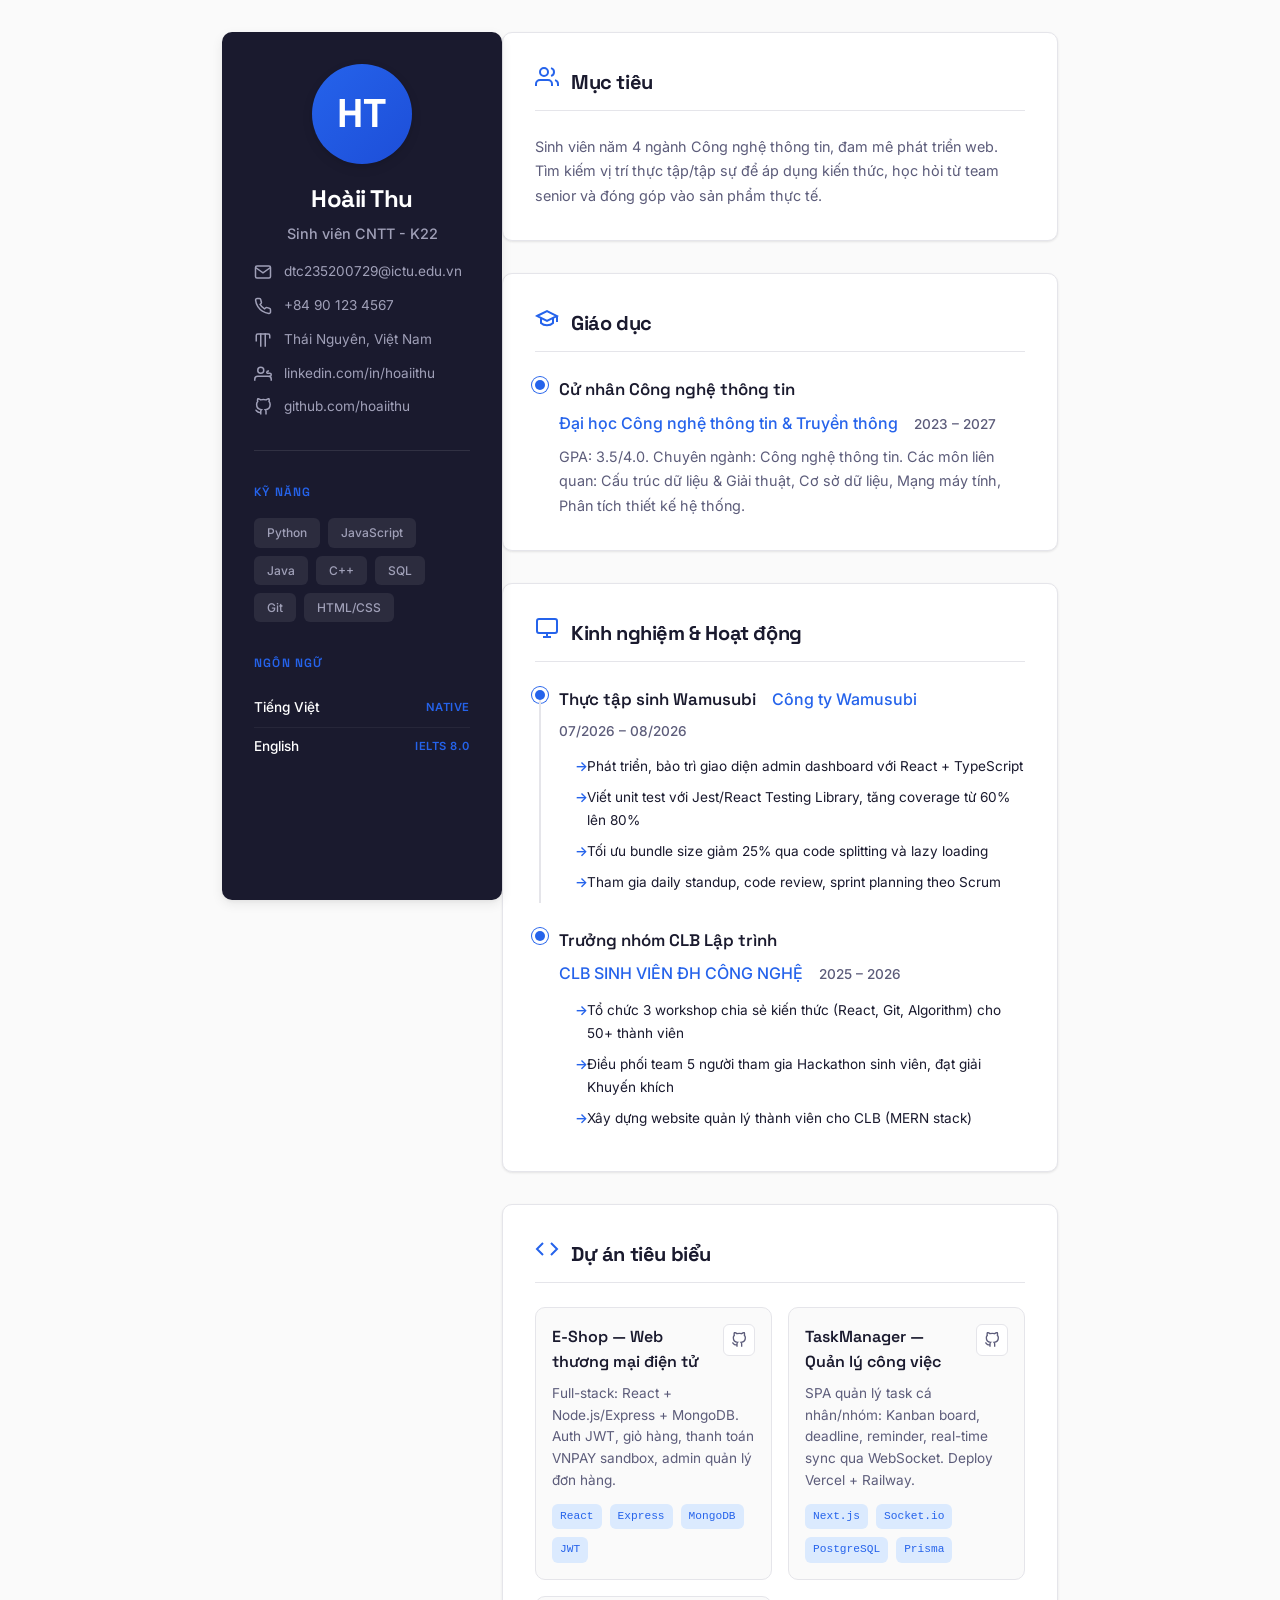
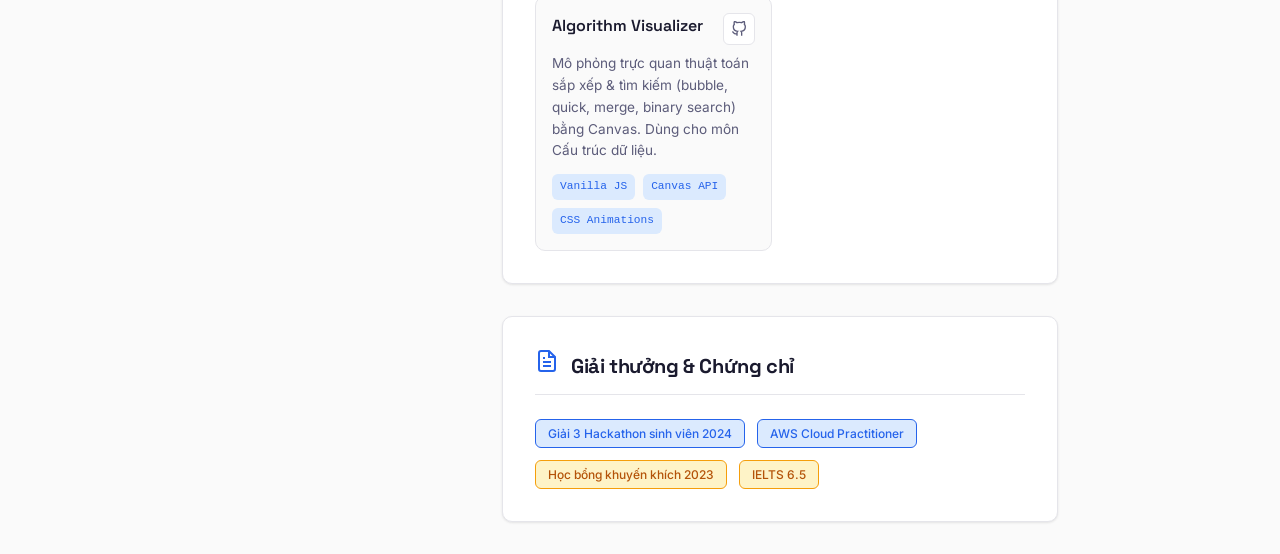
<file: index.html>
<!DOCTYPE html>
<html lang="vi">
<head>
  <meta charset="UTF-8">
  <meta name="viewport" content="width=device-width, initial-scale=1.0, viewport-fit=cover">
  <meta name="claude:viewport-fit-sides" content="cover">
  <title>CV Sinh Viên</title>
  <link rel="preconnect" href="https://fonts.googleapis.com">
  <link rel="preconnect" href="https://fonts.gstatic.com" crossorigin>
  <link rel="stylesheet" href="https://fonts.googleapis.com/css2?family=Space+Grotesk:wght@500;600;700&family=Inter:wght@400;500&display=swap">
  <link rel="stylesheet" href="style.css">
</head>
<body>
  <div class="cv-page">
    <aside class="sidebar">
      <div class="profile">
        <div class="avatar">HT</div>
        <h1 class="name">Hoàii Thu</h1>
        <p class="title">Sinh viên CNTT - K22</p>
        <ul class="contact-list">
          <li class="contact-item">
            <svg viewBox="0 0 24 24" fill="none" stroke="currentColor" stroke-width="2"><path d="M4 4h16c1.1 0 2 .9 2 2v12c0 1.1-.9 2-2 2H4c-1.1 0-2-.9-2-2V6c0-1.1.9-2 2-2z"/><polyline points="22,6 12,13 2,6"/></svg>
            <a href="mailto:hoaiithu@student.university.edu.vn">dtc235200729@ictu.edu.vn</a>
          </li>
          <li class="contact-item">
            <svg viewBox="0 0 24 24" fill="none" stroke="currentColor" stroke-width="2"><path d="M22 16.92v3a2 2 0 0 1-2.18 2 19.79 19.79 0 0 1-8.63-3.07 19.5 19.5 0 0 1-6-6 19.79 19.79 0 0 1-3.07-8.67A2 2 0 0 1 4.11 2h3a2 2 0 0 1 2 1.72 12.84 12.84 0 0 0 .7 2.81 2 2 0 0 1-.45 2.11L8.09 9.91a16 16 0 0 0 6 6l1.27-1.27a2 2 0 0 1 2.11-.45 12.84 12.84 0 0 0 2.81.7A2 2 0 0 1 22 16.92z"/></svg>
            <a href="tel:+84901234567">+84 90 123 4567</a>
          </li>
          <li class="contact-item">
            <svg viewBox="0 0 24 24" fill="none" stroke="currentColor" stroke-width="2"><path d="M21 10V6a2 2 0 0 0-2-2H5a2 2 0 0 0-2 2v8"/><path d="M15 3v18"/><path d="M9 3v18"/></svg>
            <span>Thái Nguyên, Việt Nam</span>
          </li>
          <li class="contact-item">
            <svg viewBox="0 0 24 24" fill="none" stroke="currentColor" stroke-width="2"><path d="M23 21v-2a4 4 0 0 0-4-4H5a4 4 0 0 0-4 4v2"/><circle cx="9" cy="7" r="4"/><path d="M17 11h4a2 2 0 0 1 0 4h-1"/><path d="M17 11v-1a2 2 0 0 1 2-2h1"/></svg>
            <a href="https://linkedin.com/in/hoaiithu" target="_blank" rel="noopener">linkedin.com/in/hoaiithu</a>
          </li>
          <li class="contact-item">
            <svg viewBox="0 0 24 24" fill="none" stroke="currentColor" stroke-width="2"><path d="M9 19c-5 1.5-5-2.5-7-3m14 6v-3.87a3.37 3.37 0 0 0-.94-2.61c3.14-.35 6.44-1.54 6.44-7A5.44 5.44 0 0 0 20 4.77 5.07 5.07 0 0 0 19.91 1S18.73.65 16 2.48a13.38 13.38 0 0 0-7 0C6.27.65 5.09 1 5.09 1A5.07 5.07 0 0 0 5 4.77a5.44 5.44 0 0 0-1.5 3.78c0 5.42 3.3 6.61 6.44 7A3.37 3.37 0 0 0 9 18.13V22"/></svg>
            <a href="https://github.com/hoaiithu" target="_blank" rel="noopener">github.com/hoaiithu</a>
          </li>
        </ul>
      </div>

      <section class="sidebar-section">
        <h2 class="section-title">Kỹ năng</h2>
        <div class="skills-grid">
          <span class="skill-tag">Python</span>
          <span class="skill-tag">JavaScript</span>
          <span class="skill-tag">Java</span>
          <span class="skill-tag">C++</span>
          <span class="skill-tag">SQL</span>
          <span class="skill-tag">Git</span>
          <span class="skill-tag">HTML/CSS</span>
        </div>
      </section>

      <section class="sidebar-section">
        <h2 class="section-title">Ngôn ngữ</h2>
        <div class="lang-item">
          <span class="lang-name">Tiếng Việt</span>
          <span class="lang-level">Native</span>
        </div>
        <div class="lang-item">
          <span class="lang-name">English</span>
          <span class="lang-level">IELTS 8.0</span>
        </div>
      </section>
    </aside>

    <main class="main">
      <section class="section">
        <div class="section-header">
          <svg class="section-icon" viewBox="0 0 24 24" fill="none" stroke="currentColor" stroke-width="2"><path d="M17 21v-2a4 4 0 0 0-4-4H5a4 4 0 0 0-4 4v2"/><circle cx="9" cy="7" r="4"/><path d="M23 21v-2a4 4 0 0 0-3-3.87"/><path d="M16 3.13a4 4 0 0 1 0 7.75"/></svg>
          <h2 class="section-title-main">Mục tiêu</h2>
        </div>
        <p class="description">
          Sinh viên năm 4 ngành Công nghệ thông tin, đam mê phát triển web.
          Tìm kiếm vị trí thực tập/tập sự để áp dụng kiến thức, học hỏi từ team senior
          và đóng góp vào sản phẩm thực tế.
        </p>
      </section>

      <section class="section">
        <div class="section-header">
          <svg class="section-icon" viewBox="0 0 24 24" fill="none" stroke="currentColor" stroke-width="2"><path d="M22 10v6M2 10l10-5 10 5-10 5z"/><path d="M6 12v5c3 3 9 3 12 0v-5"/></svg>
          <h2 class="section-title-main">Giáo dục</h2>
        </div>
        <div class="timeline">
          <article class="timeline-item">
            <div class="timeline-header">
              <span class="role">Cử nhân Công nghệ thông tin</span>
              <span class="company">Đại học Công nghệ thông tin & Truyền thông</span>
              <span class="period">2023 – 2027</span>
            </div>
            <p class="description">GPA: 3.5/4.0. Chuyên ngành: Công nghệ thông tin. Các môn liên quan: Cấu trúc dữ liệu & Giải thuật, Cơ sở dữ liệu, Mạng máy tính, Phân tích thiết kế hệ thống.</p>
          </article>
        </div>
      </section>

      <section class="section">
        <div class="section-header">
          <svg class="section-icon" viewBox="0 0 24 24" fill="none" stroke="currentColor" stroke-width="2"><rect x="2" y="3" width="20" height="14" rx="2"/><path d="M8 21h8"/><path d="M12 17v4"/></svg>
          <h2 class="section-title-main">Kinh nghiệm & Hoạt động</h2>
        </div>
        <div class="timeline">
          <article class="timeline-item">
            <div class="timeline-header">
              <span class="role">Thực tập sinh Wamusubi</span>
              <span class="company">Công ty Wamusubi</span>
              <span class="period">07/2026 – 08/2026</span>
            </div>
            <ul class="achievements">
              <li>Phát triển, bảo trì giao diện admin dashboard với React + TypeScript</li>
              <li>Viết unit test với Jest/React Testing Library, tăng coverage từ 60% lên 80%</li>
              <li>Tối ưu bundle size giảm 25% qua code splitting và lazy loading</li>
              <li>Tham gia daily standup, code review, sprint planning theo Scrum</li>
            </ul>
          </article>

          <article class="timeline-item">
            <div class="timeline-header">
              <span class="role">Trưởng nhóm CLB Lập trình</span>
              <span class="company">CLB SINH VIÊN ĐH CÔNG NGHỆ</span>
              <span class="period">2025 – 2026</span>
            </div>
            <ul class="achievements">
              <li>Tổ chức 3 workshop chia sẻ kiến thức (React, Git, Algorithm) cho 50+ thành viên</li>
              <li>Điều phối team 5 người tham gia Hackathon sinh viên, đạt giải Khuyến khích</li>
              <li>Xây dựng website quản lý thành viên cho CLB (MERN stack)</li>
            </ul>
          </article>
        </div>
      </section>

      <section class="section">
        <div class="section-header">
          <svg class="section-icon" viewBox="0 0 24 24" fill="none" stroke="currentColor" stroke-width="2"><polyline points="16 18 22 12 16 6"/><polyline points="8 6 2 12 8 18"/></svg>
          <h2 class="section-title-main">Dự án tiêu biểu</h2>
        </div>
        <div class="projects-grid">
          <article class="project-card">
            <div class="project-header">
              <h3 class="project-name">E-Shop — Web thương mại điện tử</h3>
              <div class="project-links">
                <a class="project-link" href="#" aria-label="GitHub"><svg viewBox="0 0 24 24" fill="none" stroke="currentColor" stroke-width="2"><path d="M9 19c-5 1.5-5-2.5-7-3m14 6v-3.87a3.37 3.37 0 0 0-.94-2.61c3.14-.35 6.44-1.54 6.44-7A5.44 5.44 0 0 0 20 4.77 5.07 5.07 0 0 0 19.91 1S18.73.65 16 2.48a13.38 13.38 0 0 0-7 0C6.27.65 5.09 1 5.09 1A5.07 5.07 0 0 0 5 4.77a5.44 5.44 0 0 0-1.5 3.78c0 5.42 3.3 6.61 6.44 7A3.37 3.37 0 0 0 9 18.13V22"/></svg></a>
              </div>
            </div>
            <p class="project-desc">Full-stack: React + Node.js/Express + MongoDB. Auth JWT, giỏ hàng, thanh toán VNPAY sandbox, admin quản lý đơn hàng.</p>
            <div class="project-tech">
              <span class="tech-tag">React</span>
              <span class="tech-tag">Express</span>
              <span class="tech-tag">MongoDB</span>
              <span class="tech-tag">JWT</span>
            </div>
          </article>

          <article class="project-card">
            <div class="project-header">
              <h3 class="project-name">TaskManager — Quản lý công việc</h3>
              <div class="project-links">
                <a class="project-link" href="#" aria-label="GitHub"><svg viewBox="0 0 24 24" fill="none" stroke="currentColor" stroke-width="2"><path d="M9 19c-5 1.5-5-2.5-7-3m14 6v-3.87a3.37 3.37 0 0 0-.94-2.61c3.14-.35 6.44-1.54 6.44-7A5.44 5.44 0 0 0 20 4.77 5.07 5.07 0 0 0 19.91 1S18.73.65 16 2.48a13.38 13.38 0 0 0-7 0C6.27.65 5.09 1 5.09 1A5.07 5.07 0 0 0 5 4.77a5.44 5.44 0 0 0-1.5 3.78c0 5.42 3.3 6.61 6.44 7A3.37 3.37 0 0 0 9 18.13V22"/></svg></a>
              </div>
            </div>
            <p class="project-desc">SPA quản lý task cá nhân/nhóm: Kanban board, deadline, reminder, real-time sync qua WebSocket. Deploy Vercel + Railway.</p>
            <div class="project-tech">
              <span class="tech-tag">Next.js</span>
              <span class="tech-tag">Socket.io</span>
              <span class="tech-tag">PostgreSQL</span>
              <span class="tech-tag">Prisma</span>
            </div>
          </article>

          <article class="project-card">
            <div class="project-header">
              <h3 class="project-name">Algorithm Visualizer</h3>
              <div class="project-links">
                <a class="project-link" href="#" aria-label="GitHub"><svg viewBox="0 0 24 24" fill="none" stroke="currentColor" stroke-width="2"><path d="M9 19c-5 1.5-5-2.5-7-3m14 6v-3.87a3.37 3.37 0 0 0-.94-2.61c3.14-.35 6.44-1.54 6.44-7A5.44 5.44 0 0 0 20 4.77 5.07 5.07 0 0 0 19.91 1S18.73.65 16 2.48a13.38 13.38 0 0 0-7 0C6.27.65 5.09 1 5.09 1A5.07 5.07 0 0 0 5 4.77a5.44 5.44 0 0 0-1.5 3.78c0 5.42 3.3 6.61 6.44 7A3.37 3.37 0 0 0 9 18.13V22"/></svg></a>
              </div>
            </div>
            <p class="project-desc">Mô phỏng trực quan thuật toán sắp xếp & tìm kiếm (bubble, quick, merge, binary search) bằng Canvas. Dùng cho môn Cấu trúc dữ liệu.</p>
            <div class="project-tech">
              <span class="tech-tag">Vanilla JS</span>
              <span class="tech-tag">Canvas API</span>
              <span class="tech-tag">CSS Animations</span>
            </div>
          </article>
        </div>
      </section>

      <section class="section">
        <div class="section-header">
          <svg class="section-icon" viewBox="0 0 24 24" fill="none" stroke="currentColor" stroke-width="2"><path d="M14 2H6a2 2 0 0 0-2 2v16a2 2 0 0 0 2 2h12a2 2 0 0 0 2-2V8z"/><polyline points="14 2 14 8 20 8"/><line x1="16" y1="13" x2="8" y2="13"/><line x1="16" y1="17" x2="8" y2="17"/><polyline points="10 9 9 9 8 9"/></svg>
          <h2 class="section-title-main">Giải thưởng & Chứng chỉ</h2>
        </div>
        <div style="display: flex; flex-wrap: wrap; gap: var(--space-3);">
          <span class="skill-tag" style="background: var(--accent-light); color: var(--accent); border-color: var(--accent);">Giải 3 Hackathon sinh viên 2024</span>
          <span class="skill-tag" style="background: var(--accent-light); color: var(--accent); border-color: var(--accent);">AWS Cloud Practitioner</span>
          <span class="skill-tag" style="background: #fef3c7; color: #b45309; border-color: #f59e0b;">Học bổng khuyến khích 2023</span>
          <span class="skill-tag" style="background: #fef3c7; color: #b45309; border-color: #f59e0b;">IELTS 6.5</span>
        </div>
      </section>
    </main>
  </div>
</body>
</html>
</file>
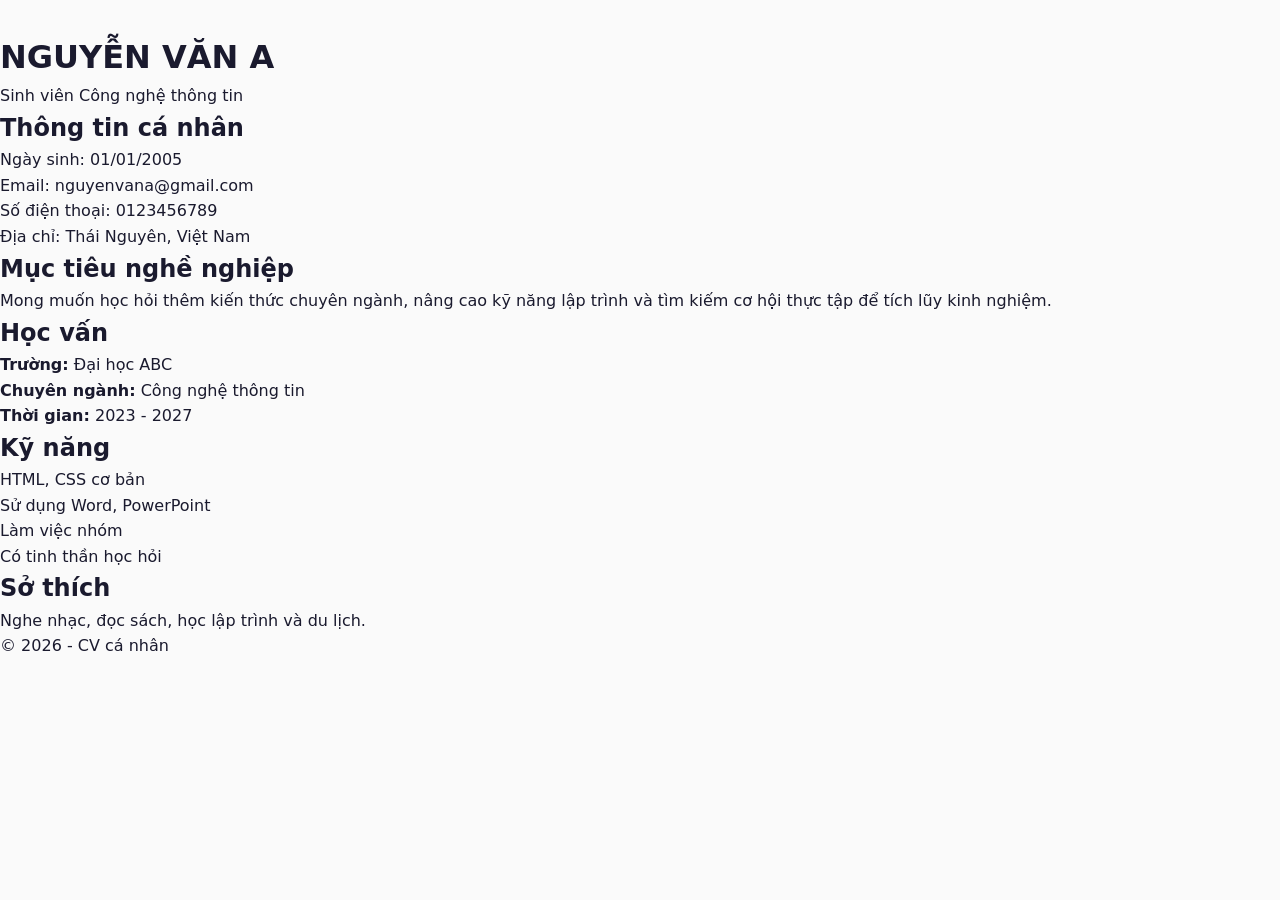
<file: cv.html>
<!DOCTYPE html>
<html lang="vi">
<head>
    <meta charset="UTF-8">
    <meta name="viewport" content="width=device-width, initial-scale=1.0">
    <title>CV Sinh Viên</title>
    <link rel="stylesheet" href="style.css">
</head>
<body>

    <div class="cv">
        <header>
            <h1>NGUYỄN VĂN A</h1>
            <p>Sinh viên Công nghệ thông tin</p>
        </header>

        <section>
            <h2>Thông tin cá nhân</h2>
            <p>Ngày sinh: 01/01/2005</p>
            <p>Email: nguyenvana@gmail.com</p>
            <p>Số điện thoại: 0123456789</p>
            <p>Địa chỉ: Thái Nguyên, Việt Nam</p>
        </section>

        <section>
            <h2>Mục tiêu nghề nghiệp</h2>
            <p>
                Mong muốn học hỏi thêm kiến thức chuyên ngành,
                nâng cao kỹ năng lập trình và tìm kiếm cơ hội
                thực tập để tích lũy kinh nghiệm.
            </p>
        </section>

        <section>
            <h2>Học vấn</h2>
            <p><strong>Trường:</strong> Đại học ABC</p>
            <p><strong>Chuyên ngành:</strong> Công nghệ thông tin</p>
            <p><strong>Thời gian:</strong> 2023 - 2027</p>
        </section>

        <section>
            <h2>Kỹ năng</h2>
            <ul>
                <li>HTML, CSS cơ bản</li>
                <li>Sử dụng Word, PowerPoint</li>
                <li>Làm việc nhóm</li>
                <li>Có tinh thần học hỏi</li>
            </ul>
        </section>

        <section>
            <h2>Sở thích</h2>
            <p>Nghe nhạc, đọc sách, học lập trình và du lịch.</p>
        </section>

        <footer>
            <p>© 2026 - CV cá nhân</p>
        </footer>
    </div>

</body>
</html>
</file>
<file: style.css>
/* ===== CV Student — style.css ===== */

:root {
  /* Layout: 2-col desktop, 1-col mobile. Sidebar sticky on desktop. */

  /* Color tokens */
  --bg: #fafafa;
  --bg-elevated: #ffffff;
  --fg: #1a1a2e;
  --fg-muted: #5c5c7a;
  --accent: #2563eb;
  --accent-hover: #1d4ed8;
  --accent-light: #dbeafe;
  --border: #e5e5ea;
  --sidebar-bg: #1a1a2e;
  --sidebar-fg: #ffffff;
  --sidebar-muted: #a0a0b8;
  --card-bg: #ffffff;
  --shadow: 0 1px 3px rgba(0,0,0,0.06), 0 1px 2px rgba(0,0,0,0.04);
  --shadow-lg: 0 4px 12px rgba(0,0,0,0.08), 0 2px 4px rgba(0,0,0,0.04);
  --radius: 10px;
  --radius-sm: 6px;
  --transition: 200ms ease;

  /* Type tokens */
  --font-display: 'Space Grotesk', system-ui, sans-serif;
  --font-body: 'Inter', system-ui, sans-serif;
  --font-mono: 'JetBrains Mono', 'Fira Code', monospace;

  /* Spacing scale */
  --space-1: 4px;
  --space-2: 8px;
  --space-3: 12px;
  --space-4: 16px;
  --space-5: 24px;
  --space-6: 32px;
  --space-7: 48px;
  --space-8: 64px;
}

@media (prefers-color-scheme: dark) {
  :root:not([data-theme="light"]) {
    --bg: #0d0d14;
    --bg-elevated: #14141f;
    --fg: #f0f0f5;
    --fg-muted: #9a9ab8;
    --accent: #60a5fa;
    --accent-hover: #93c5fd;
    --accent-light: #1e3a5f;
    --border: #2a2a3e;
    --sidebar-bg: #08080f;
    --sidebar-fg: #ffffff;
    --sidebar-muted: #7a7a9a;
    --card-bg: #14141f;
    --shadow: 0 1px 3px rgba(0,0,0,0.3), 0 1px 2px rgba(0,0,0,0.2);
    --shadow-lg: 0 4px 12px rgba(0,0,0,0.4), 0 2px 4px rgba(0,0,0,0.25);
    color-scheme: dark;
  }
}
:root[data-theme="dark"] {
  --bg: #0d0d14;
  --bg-elevated: #14141f;
  --fg: #f0f0f5;
  --fg-muted: #9a9ab8;
  --accent: #60a5fa;
  --accent-hover: #93c5fd;
  --accent-light: #1e3a5f;
  --border: #2a2a3e;
  --sidebar-bg: #08080f;
  --sidebar-fg: #ffffff;
  --sidebar-muted: #7a7a9a;
  --card-bg: #14141f;
  --shadow: 0 1px 3px rgba(0,0,0,0.3), 0 1px 2px rgba(0,0,0,0.2);
  --shadow-lg: 0 4px 12px rgba(0,0,0,0.4), 0 2px 4px rgba(0,0,0,0.25);
  color-scheme: dark;
}

/* ===== Reset & Base ===== */
* { box-sizing: border-box; margin: 0; padding: 0; }
html { font-size: 16px; -webkit-text-size-adjust: 100%; }
body {
  font-family: var(--font-body);
  background: var(--bg);
  color: var(--fg);
  line-height: 1.6;
  min-height: 100vh;
  padding-block: var(--space-6);
}

/* ===== Page Layout ===== */
.cv-page {
  display: grid;
  grid-template-columns: 1fr;
  max-width: 900px;
  margin: 0 auto;
  padding-inline: max(16px, env(safe-area-inset-left, 0px));
  padding-right: max(16px, env(safe-area-inset-right, 0px));
  gap: var(--space-6);
}

@media (min-width: 768px) {
  .cv-page {
    grid-template-columns: 280px 1fr;
    gap: 0;
    padding-inline: var(--space-6);
  }
}

/* ===== Sidebar ===== */
.sidebar {
  background: var(--sidebar-bg);
  color: var(--sidebar-fg);
  border-radius: var(--radius);
  padding: var(--space-6);
  box-shadow: var(--shadow-lg);
}

@media (min-width: 768px) {
  .sidebar {
    position: sticky;
    top: calc(var(--space-6) + env(safe-area-inset-top, 0px));
    max-height: calc(100vh - var(--space-6) - env(safe-area-inset-top, 0px));
    border-radius: var(--radius);
  }
}

.profile {
  text-align: center;
  padding-bottom: var(--space-6);
  border-bottom: 1px solid rgba(255,255,255,0.1);
  margin-bottom: var(--space-6);
}

.avatar {
  width: 100px;
  height: 100px;
  border-radius: 50%;
  background: linear-gradient(135deg, var(--accent), var(--accent-hover));
  display: flex;
  align-items: center;
  justify-content: center;
  margin: 0 auto var(--space-4);
  font-size: 2.5rem;
  font-weight: 700;
  font-family: var(--font-display);
  color: white;
  box-shadow: var(--shadow-lg);
}

.name {
  font-family: var(--font-display);
  font-size: 1.5rem;
  font-weight: 700;
  letter-spacing: -0.02em;
  margin-bottom: var(--space-1);
}

.title {
  font-size: 0.9rem;
  color: var(--sidebar-muted);
  font-weight: 500;
  margin-bottom: var(--space-4);
}

.contact-list {
  list-style: none;
  display: flex;
  flex-direction: column;
  gap: var(--space-3);
}

.contact-item {
  display: flex;
  align-items: center;
  gap: var(--space-3);
  font-size: 0.85rem;
  color: var(--sidebar-muted);
  transition: color var(--transition);
}
.contact-item:hover { color: var(--sidebar-fg); }

.contact-item svg {
  width: 18px;
  height: 18px;
  flex-shrink: 0;
  stroke: currentColor;
}

.contact-item a {
  color: inherit;
  text-decoration: none;
  transition: color var(--transition);
}
.contact-item a:hover { color: var(--accent); }

/* Sidebar sections */
.sidebar-section { margin-bottom: var(--space-6); }
.sidebar-section:last-child { margin-bottom: 0; }

.section-title {
  font-family: var(--font-display);
  font-size: 0.75rem;
  font-weight: 600;
  text-transform: uppercase;
  letter-spacing: 0.1em;
  color: var(--accent);
  margin-bottom: var(--space-4);
}

.skills-grid {
  display: flex;
  flex-wrap: wrap;
  gap: var(--space-2);
}

.skill-tag {
  background: rgba(255,255,255,0.08);
  padding: var(--space-1) var(--space-3);
  border-radius: var(--radius-sm);
  font-size: 0.75rem;
  font-weight: 500;
  color: var(--sidebar-muted);
  transition: all var(--transition);
  border: 1px solid transparent;
}
.skill-tag:hover {
  background: var(--accent-light);
  color: var(--accent);
  border-color: var(--accent);
}

.lang-item {
  display: flex;
  align-items: center;
  justify-content: space-between;
  padding: var(--space-2) 0;
  border-bottom: 1px solid rgba(255,255,255,0.05);
}
.lang-item:last-child { border-bottom: none; }

.lang-name { font-size: 0.85rem; font-weight: 500; }
.lang-level {
  font-size: 0.7rem;
  text-transform: uppercase;
  letter-spacing: 0.05em;
  color: var(--accent);
  font-weight: 600;
}

/* ===== Main Content ===== */
.main {
  display: flex;
  flex-direction: column;
  gap: var(--space-6);
}

.section {
  background: var(--card-bg);
  border-radius: var(--radius);
  padding: var(--space-6);
  box-shadow: var(--shadow);
  border: 1px solid var(--border);
}

.section-header {
  display: flex;
  align-items: baseline;
  gap: var(--space-3);
  margin-bottom: var(--space-5);
  padding-bottom: var(--space-3);
  border-bottom: 1px solid var(--border);
}

.section-icon {
  width: 24px;
  height: 24px;
  stroke: var(--accent);
  flex-shrink: 0;
}

.section-title-main {
  font-family: var(--font-display);
  font-size: 1.25rem;
  font-weight: 700;
  letter-spacing: -0.02em;
}

/* ===== Timeline ===== */
.timeline {
  display: flex;
  flex-direction: column;
  gap: var(--space-5);
}

.timeline-item {
  position: relative;
  padding-left: var(--space-5);
}

.timeline-item::before {
  content: '';
  position: absolute;
  left: 0;
  top: 4px;
  width: 10px;
  height: 10px;
  border-radius: 50%;
  background: var(--accent);
  box-shadow: 0 0 0 3px var(--card-bg), 0 0 0 4px var(--accent);
}

.timeline-item:not(:last-child)::after {
  content: '';
  position: absolute;
  left: 4px;
  top: 14px;
  bottom: 0;
  width: 2px;
  background: var(--border);
}

.timeline-header {
  display: flex;
  flex-wrap: wrap;
  gap: var(--space-2) var(--space-4);
  align-items: baseline;
  margin-bottom: var(--space-2);
}

.role {
  font-family: var(--font-display);
  font-size: 1.05rem;
  font-weight: 600;
}

.company {
  color: var(--accent);
  font-weight: 500;
}

.period {
  font-size: 0.85rem;
  color: var(--fg-muted);
  font-weight: 500;
  white-space: nowrap;
}

.location {
  font-size: 0.85rem;
  color: var(--fg-muted);
}

.description {
  font-size: 0.9rem;
  color: var(--fg-muted);
  line-height: 1.7;
}

.achievements {
  list-style: none;
  margin-top: var(--space-3);
  padding-left: var(--space-4);
}

.achievements li {
  position: relative;
  font-size: 0.85rem;
  color: var(--fg);
  line-height: 1.7;
  margin-bottom: var(--space-2);
  padding-left: var(--space-3);
}

.achievements li::before {
  content: '→';
  position: absolute;
  left: 0;
  color: var(--accent);
  font-weight: 600;
}

/* ===== Projects Grid ===== */
.projects-grid {
  display: grid;
  grid-template-columns: 1fr;
  gap: var(--space-4);
}

@media (min-width: 600px) {
  .projects-grid {
    grid-template-columns: repeat(2, 1fr);
  }
}

.project-card {
  background: var(--bg);
  border: 1px solid var(--border);
  border-radius: var(--radius);
  padding: var(--space-4);
  transition: all var(--transition);
}

.project-card:hover {
  border-color: var(--accent);
  box-shadow: var(--shadow-lg);
  transform: translateY(-2px);
}

.project-header {
  display: flex;
  justify-content: space-between;
  align-items: flex-start;
  gap: var(--space-3);
  margin-bottom: var(--space-2);
}

.project-name {
  font-family: var(--font-display);
  font-size: 1rem;
  font-weight: 600;
}

.project-links {
  display: flex;
  gap: var(--space-2);
}

.project-link {
  width: 32px;
  height: 32px;
  border-radius: var(--radius-sm);
  background: var(--card-bg);
  border: 1px solid var(--border);
  display: flex;
  align-items: center;
  justify-content: center;
  color: var(--fg-muted);
  text-decoration: none;
  transition: all var(--transition);
}

.project-link:hover {
  background: var(--accent);
  border-color: var(--accent);
  color: white;
}

.project-link svg { width: 16px; height: 16px; }

.project-desc {
  font-size: 0.85rem;
  color: var(--fg-muted);
  margin-bottom: var(--space-3);
  line-height: 1.6;
}

.project-tech {
  display: flex;
  flex-wrap: wrap;
  gap: var(--space-2);
}

.tech-tag {
  font-size: 0.7rem;
  font-weight: 500;
  padding: var(--space-1) var(--space-2);
  background: var(--accent-light);
  color: var(--accent);
  border-radius: var(--radius-sm);
  font-family: var(--font-mono);
}

/* ===== Print Styles ===== */
@media print {
  body { background: white; color: black; padding: 0; }
  .cv-page { max-width: none; padding: 0; gap: 0; }
  .sidebar { box-shadow: none; page-break-inside: avoid; }
  .section { box-shadow: none; border: 1px solid #ddd; page-break-inside: avoid; }
  .project-card { box-shadow: none; border: 1px solid #ddd; }
  .project-link { display: none; }
  .avatar { background: #2563eb !important; -webkit-print-color-adjust: exact; print-color-adjust: exact; }
  .section-title { color: #2563eb !important; -webkit-print-color-adjust: exact; print-color-adjust: exact; }
  .timeline-item::before { background: #2563eb !important; box-shadow: 0 0 0 3px white, 0 0 0 4px #2563eb !important; -webkit-print-color-adjust: exact; print-color-adjust: exact; }
  .skill-tag { background: #e0e7ff !important; color: #2563eb !important; border: 1px solid #2563eb !important; -webkit-print-color-adjust: exact; print-color-adjust: exact; }
  .tech-tag { background: #dbeafe !important; color: #2563eb !important; -webkit-print-color-adjust: exact; print-color-adjust: exact; }
}

/* ===== Reduced Motion ===== */
@media (prefers-reduced-motion: reduce) {
  *, *::before, *::after {
    animation-duration: 0.01ms !important;
    animation-iteration-count: 1 !important;
    transition-duration: 0.01ms !important;
  }
}

/* ===== Focus Visible ===== */
:focus-visible {
  outline: 2px solid var(--accent);
  outline-offset: 2px;
}

/* ===== Scrollbar ===== */
::-webkit-scrollbar { width: 8px; height: 8px; }
::-webkit-scrollbar-track { background: transparent; }
::-webkit-scrollbar-thumb { background: var(--border); border-radius: 4px; }
::-webkit-scrollbar-thumb:hover { background: var(--fg-muted); }
</file>
